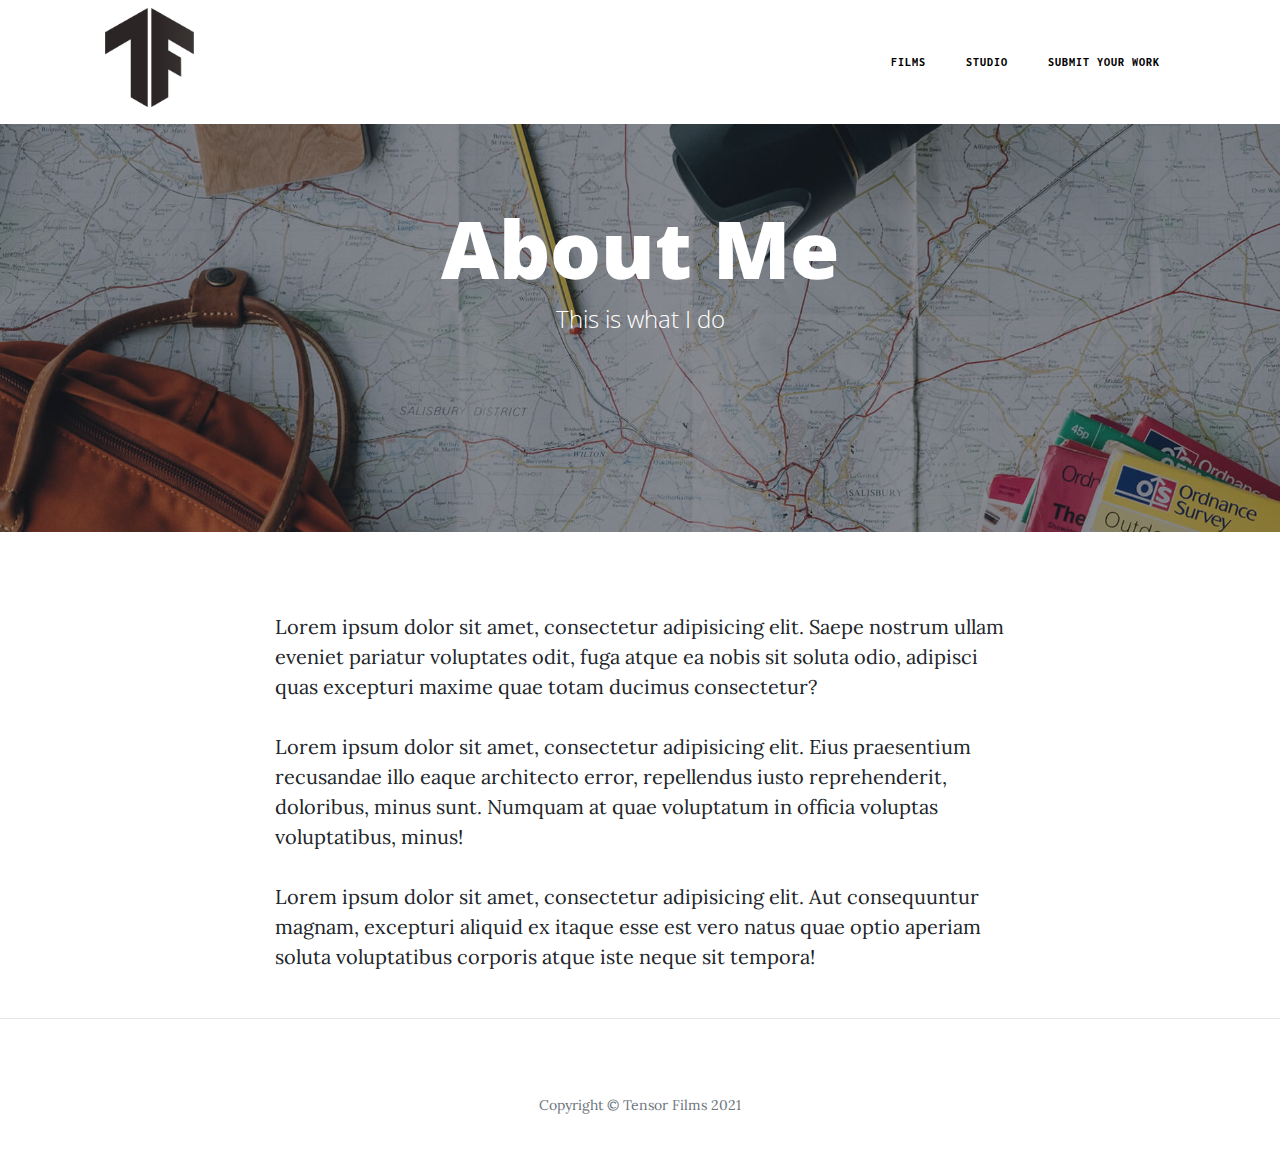
<file: about.html>
<!DOCTYPE html>
<html>

<head>
    <meta charset="utf-8">
    <meta name="viewport" content="width=device-width, initial-scale=1.0, shrink-to-fit=no">
    <title>About us - Brand</title>
    <link rel="stylesheet" href="assets/bootstrap/css/bootstrap.min.css">
    <link rel="stylesheet" href="https://fonts.googleapis.com/css?family=Open+Sans:300italic,400italic,600italic,700italic,800italic,400,300,600,700,800">
    <link rel="stylesheet" href="https://fonts.googleapis.com/css?family=Lora:400,700,400italic,700italic">
    <link rel="stylesheet" href="https://fonts.googleapis.com/css?family=Inconsolata">
    <link rel="stylesheet" href="https://fonts.googleapis.com/css?family=Share+Tech">
    <link rel="stylesheet" href="assets/fonts/font-awesome.min.css">
    <link rel="stylesheet" href="https://cdnjs.cloudflare.com/ajax/libs/animate.css/3.5.2/animate.min.css">
</head>

<body>
    <nav class="navbar navbar-light navbar-expand-lg fixed-top" id="mainNav" style="background-color: #ffffff;">
        <div class="container">
            <div class="col-xl-1">
                <h1><img src="assets/img/tensorfilms_logo.png" style="width: 99px;"></h1>
            </div>
            <div class="col-xl-4"><button data-toggle="collapse" data-target="#navbarResponsive" class="navbar-toggler" aria-controls="navbarResponsive" aria-expanded="false" aria-label="Toggle navigation"><i class="fa fa-bars"></i></button>
                <div class="collapse navbar-collapse"
                    id="navbarResponsive">
                    <ul class="nav navbar-nav ml-auto">
                        <li class="nav-item" role="presentation"></li>
                        <li class="nav-item" role="presentation"><a class="nav-link" href="about.html" style="color: rgb(0,0,0);font-family: Inconsolata, monospace;">FILMS</a></li>
                        <li class="nav-item" role="presentation"><a class="nav-link" href="contact.html" style="color: rgb(0,0,0);font-family: Inconsolata, monospace;">STUDIO</a></li>
                        <li class="nav-item" role="presentation"><a class="nav-link" href="post.html" style="color: rgb(0,0,0);font-family: Inconsolata, monospace;">SUBMIT YOUR WORK</a></li>
                    </ul>
                </div>
            </div>
        </div>
    </nav>
    <header class="masthead" style="background-image:url('assets/img/about-bg.jpg');">
        <div class="overlay"></div>
        <div class="container">
            <div class="row">
                <div class="col-md-10 col-lg-8 mx-auto">
                    <div class="site-heading">
                        <h1>About Me</h1><span class="subheading">This is what I do</span></div>
                </div>
            </div>
        </div>
    </header>
    <div class="container">
        <div class="row">
            <div class="col-md-10 col-lg-8 mx-auto">
                <p>Lorem ipsum dolor sit amet, consectetur adipisicing elit. Saepe nostrum ullam eveniet pariatur voluptates odit, fuga atque ea nobis sit soluta odio, adipisci quas excepturi maxime quae totam ducimus consectetur?</p>
                <p>Lorem ipsum dolor sit amet, consectetur adipisicing elit. Eius praesentium recusandae illo eaque architecto error, repellendus iusto reprehenderit, doloribus, minus sunt. Numquam at quae voluptatum in officia voluptas voluptatibus, minus!</p>
                <p>Lorem ipsum dolor sit amet, consectetur adipisicing elit. Aut consequuntur magnam, excepturi aliquid ex itaque esse est vero natus quae optio aperiam soluta voluptatibus corporis atque iste neque sit tempora!</p>
            </div>
        </div>
    </div>
    <hr>
    <footer style="padding-top: 0px;padding-bottom: 33px;">
        <div class="container">
            <div class="row">
                <div class="col-md-10 col-lg-8 mx-auto">
                    <ul class="list-inline text-center">
                        <li class="list-inline-item"></li>
                        <li class="list-inline-item"></li>
                        <li class="list-inline-item"></li>
                    </ul>
                    <p class="text-muted copyright">Copyright&nbsp;© Tensor Films 2021</p>
                </div>
            </div>
        </div>
    </footer>
    <script src="assets/js/jquery.min.js"></script>
    <script src="assets/bootstrap/js/bootstrap.min.js"></script>
    <script src="assets/js/bs-init.js"></script>
    <script src="assets/js/clean-blog.js"></script>
</body>

</html>
</file>
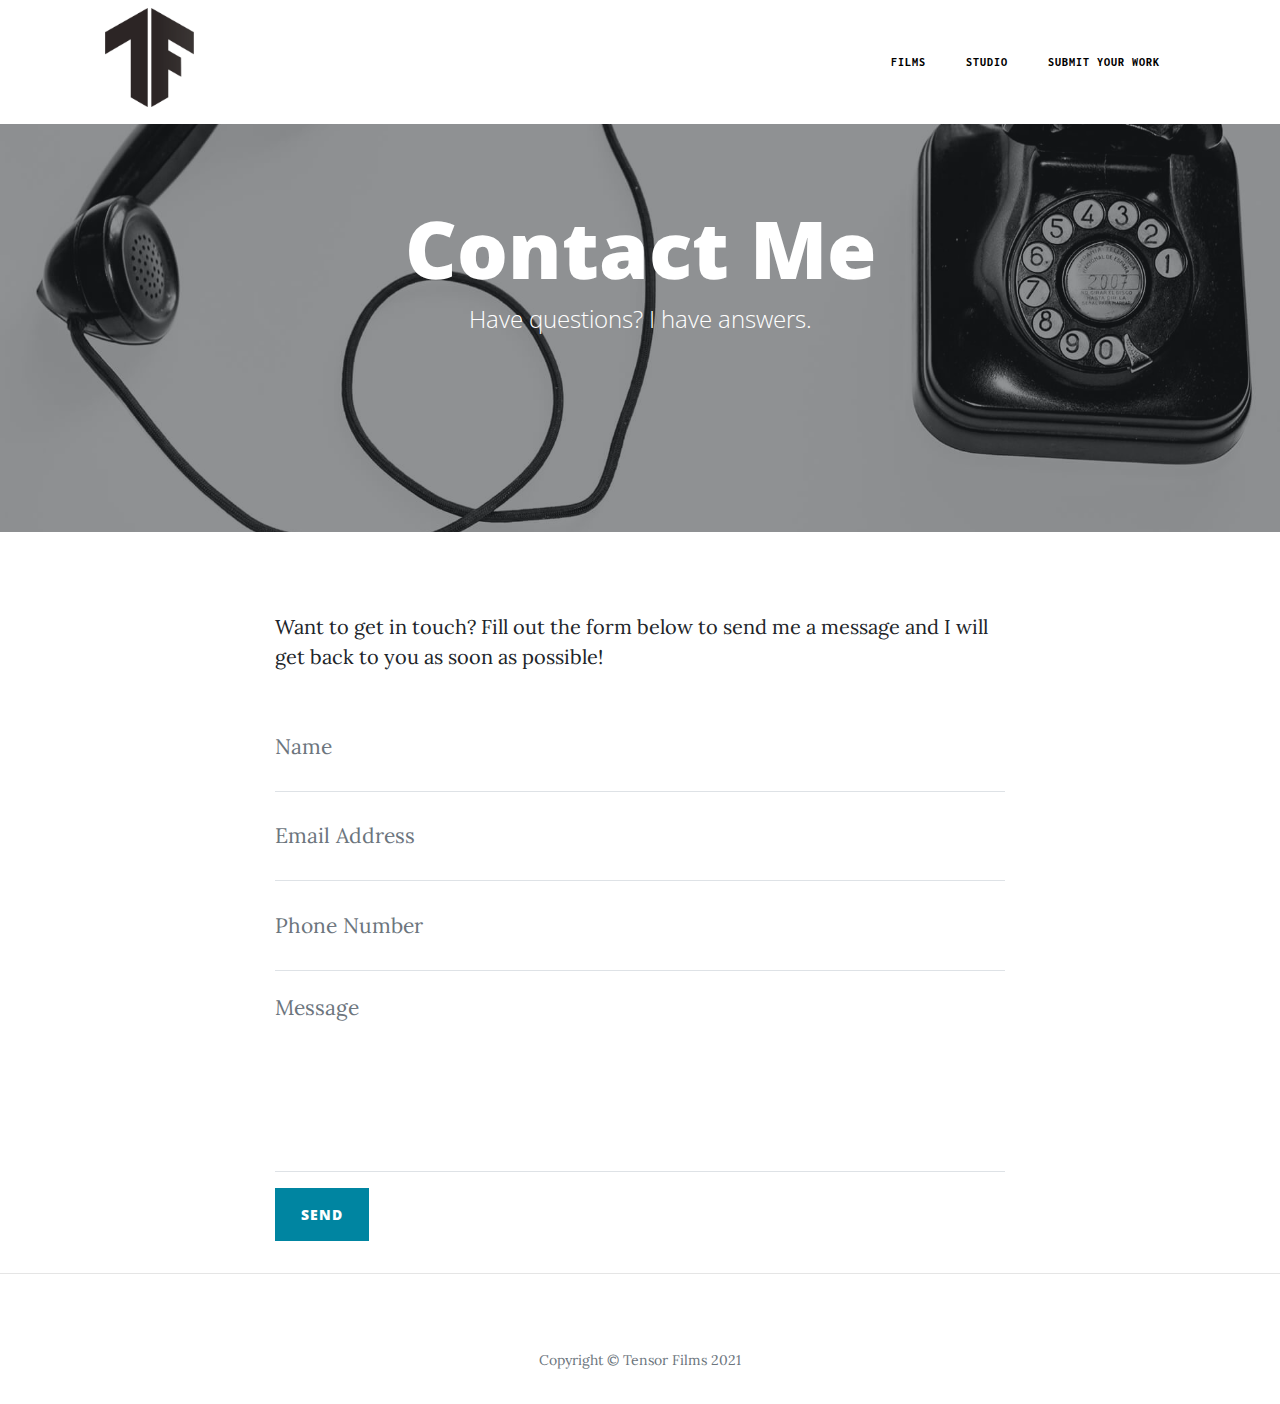
<file: contact.html>
<!DOCTYPE html>
<html>

<head>
    <meta charset="utf-8">
    <meta name="viewport" content="width=device-width, initial-scale=1.0, shrink-to-fit=no">
    <title>Contact us - Brand</title>
    <link rel="stylesheet" href="assets/bootstrap/css/bootstrap.min.css">
    <link rel="stylesheet" href="https://fonts.googleapis.com/css?family=Open+Sans:300italic,400italic,600italic,700italic,800italic,400,300,600,700,800">
    <link rel="stylesheet" href="https://fonts.googleapis.com/css?family=Lora:400,700,400italic,700italic">
    <link rel="stylesheet" href="https://fonts.googleapis.com/css?family=Inconsolata">
    <link rel="stylesheet" href="https://fonts.googleapis.com/css?family=Share+Tech">
    <link rel="stylesheet" href="assets/fonts/font-awesome.min.css">
    <link rel="stylesheet" href="https://cdnjs.cloudflare.com/ajax/libs/animate.css/3.5.2/animate.min.css">
</head>

<body>
    <nav class="navbar navbar-light navbar-expand-lg fixed-top" id="mainNav" style="background-color: #ffffff;">
        <div class="container">
            <div class="col-xl-1">
                <h1><img src="assets/img/tensorfilms_logo.png" style="width: 99px;"></h1>
            </div>
            <div class="col-xl-4"><button data-toggle="collapse" data-target="#navbarResponsive" class="navbar-toggler" aria-controls="navbarResponsive" aria-expanded="false" aria-label="Toggle navigation"><i class="fa fa-bars"></i></button>
                <div class="collapse navbar-collapse"
                    id="navbarResponsive">
                    <ul class="nav navbar-nav ml-auto">
                        <li class="nav-item" role="presentation"></li>
                        <li class="nav-item" role="presentation"><a class="nav-link" href="about.html" style="color: rgb(0,0,0);font-family: Inconsolata, monospace;">FILMS</a></li>
                        <li class="nav-item" role="presentation"><a class="nav-link" href="contact.html" style="color: rgb(0,0,0);font-family: Inconsolata, monospace;">STUDIO</a></li>
                        <li class="nav-item" role="presentation"><a class="nav-link" href="post.html" style="color: rgb(0,0,0);font-family: Inconsolata, monospace;">SUBMIT YOUR WORK</a></li>
                    </ul>
                </div>
            </div>
        </div>
    </nav>
    <header class="masthead" style="background-image:url('assets/img/contact-bg.jpg');">
        <div class="overlay"></div>
        <div class="container">
            <div class="row">
                <div class="col-md-10 col-lg-8 mx-auto">
                    <div class="site-heading">
                        <h1>Contact Me</h1><span class="subheading">Have questions? I have answers.</span></div>
                </div>
            </div>
        </div>
    </header>
    <div class="container">
        <div class="row">
            <div class="col-md-10 col-lg-8 mx-auto">
                <p>Want to get in touch? Fill out the form below to send me a message and I will get back to you as soon as possible!</p>
                <form id="contactForm" name="sentMessage" novalidate="novalidate">
                    <div class="control-group">
                        <div class="form-group floating-label-form-group controls"><label>Name</label><input class="form-control" type="text" id="name" required="" placeholder="Name"><small class="form-text text-danger help-block"></small></div>
                    </div>
                    <div class="control-group">
                        <div class="form-group floating-label-form-group controls"><label>Email Address</label><input class="form-control" type="email" id="email" required="" placeholder="Email Address"><small class="form-text text-danger help-block"></small></div>
                    </div>
                    <div class="control-group">
                        <div class="form-group floating-label-form-group controls"><label>Phone Number</label><input class="form-control" type="tel" id="phone" required="" placeholder="Phone Number"><small class="form-text text-danger help-block"></small></div>
                    </div>
                    <div class="control-group">
                        <div class="form-group floating-label-form-group controls mb-3"><label>Message</label><textarea class="form-control" id="message" data-validation-required-message="Please enter a message." required="" placeholder="Message" rows="5"></textarea><small class="form-text text-danger help-block"></small></div>
                    </div>
                    <div id="success"></div>
                    <div class="form-group"><button class="btn btn-primary" id="sendMessageButton" type="submit">Send</button></div>
                </form>
            </div>
        </div>
    </div>
    <hr>
    <footer style="padding-top: 0px;padding-bottom: 33px;">
        <div class="container">
            <div class="row">
                <div class="col-md-10 col-lg-8 mx-auto">
                    <ul class="list-inline text-center">
                        <li class="list-inline-item"></li>
                        <li class="list-inline-item"></li>
                        <li class="list-inline-item"></li>
                    </ul>
                    <p class="text-muted copyright">Copyright&nbsp;© Tensor Films 2021</p>
                </div>
            </div>
        </div>
    </footer>
    <script src="assets/js/jquery.min.js"></script>
    <script src="assets/bootstrap/js/bootstrap.min.js"></script>
    <script src="assets/js/bs-init.js"></script>
    <script src="assets/js/clean-blog.js"></script>
</body>

</html>
</file>
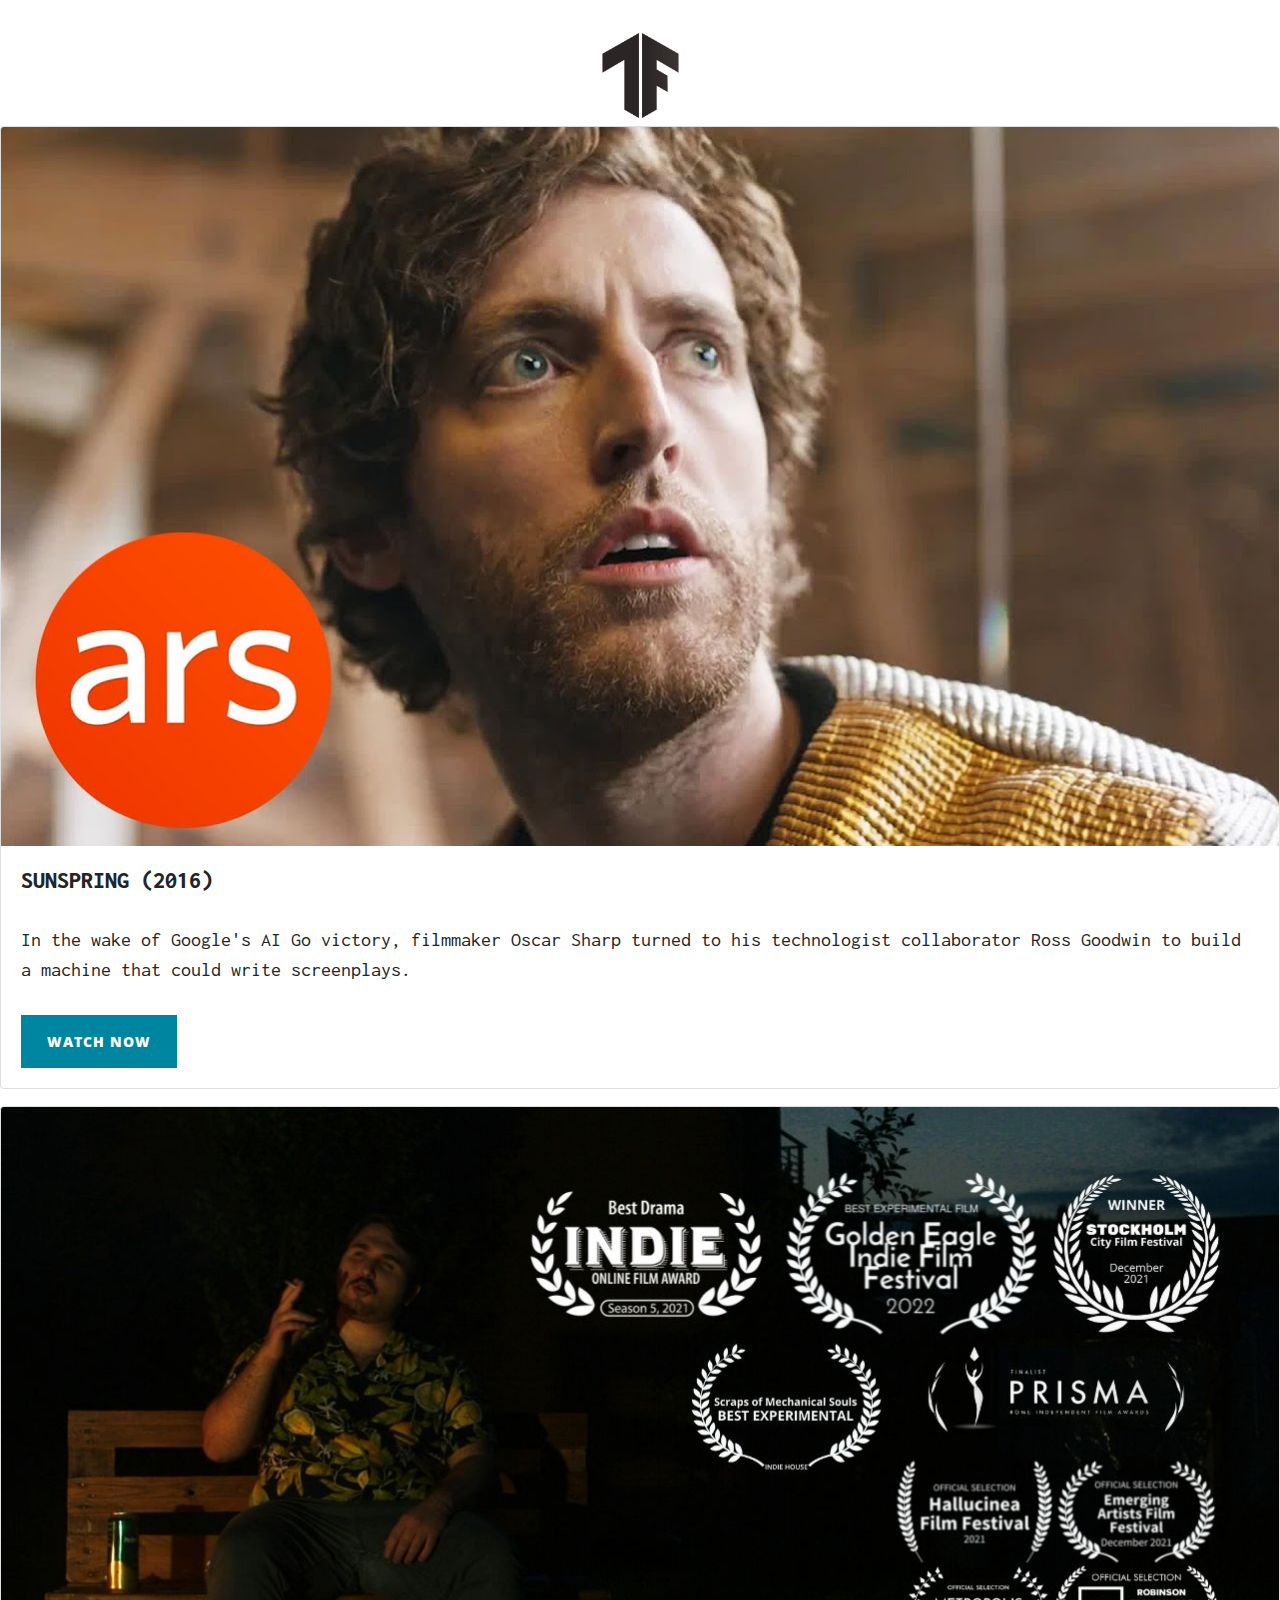
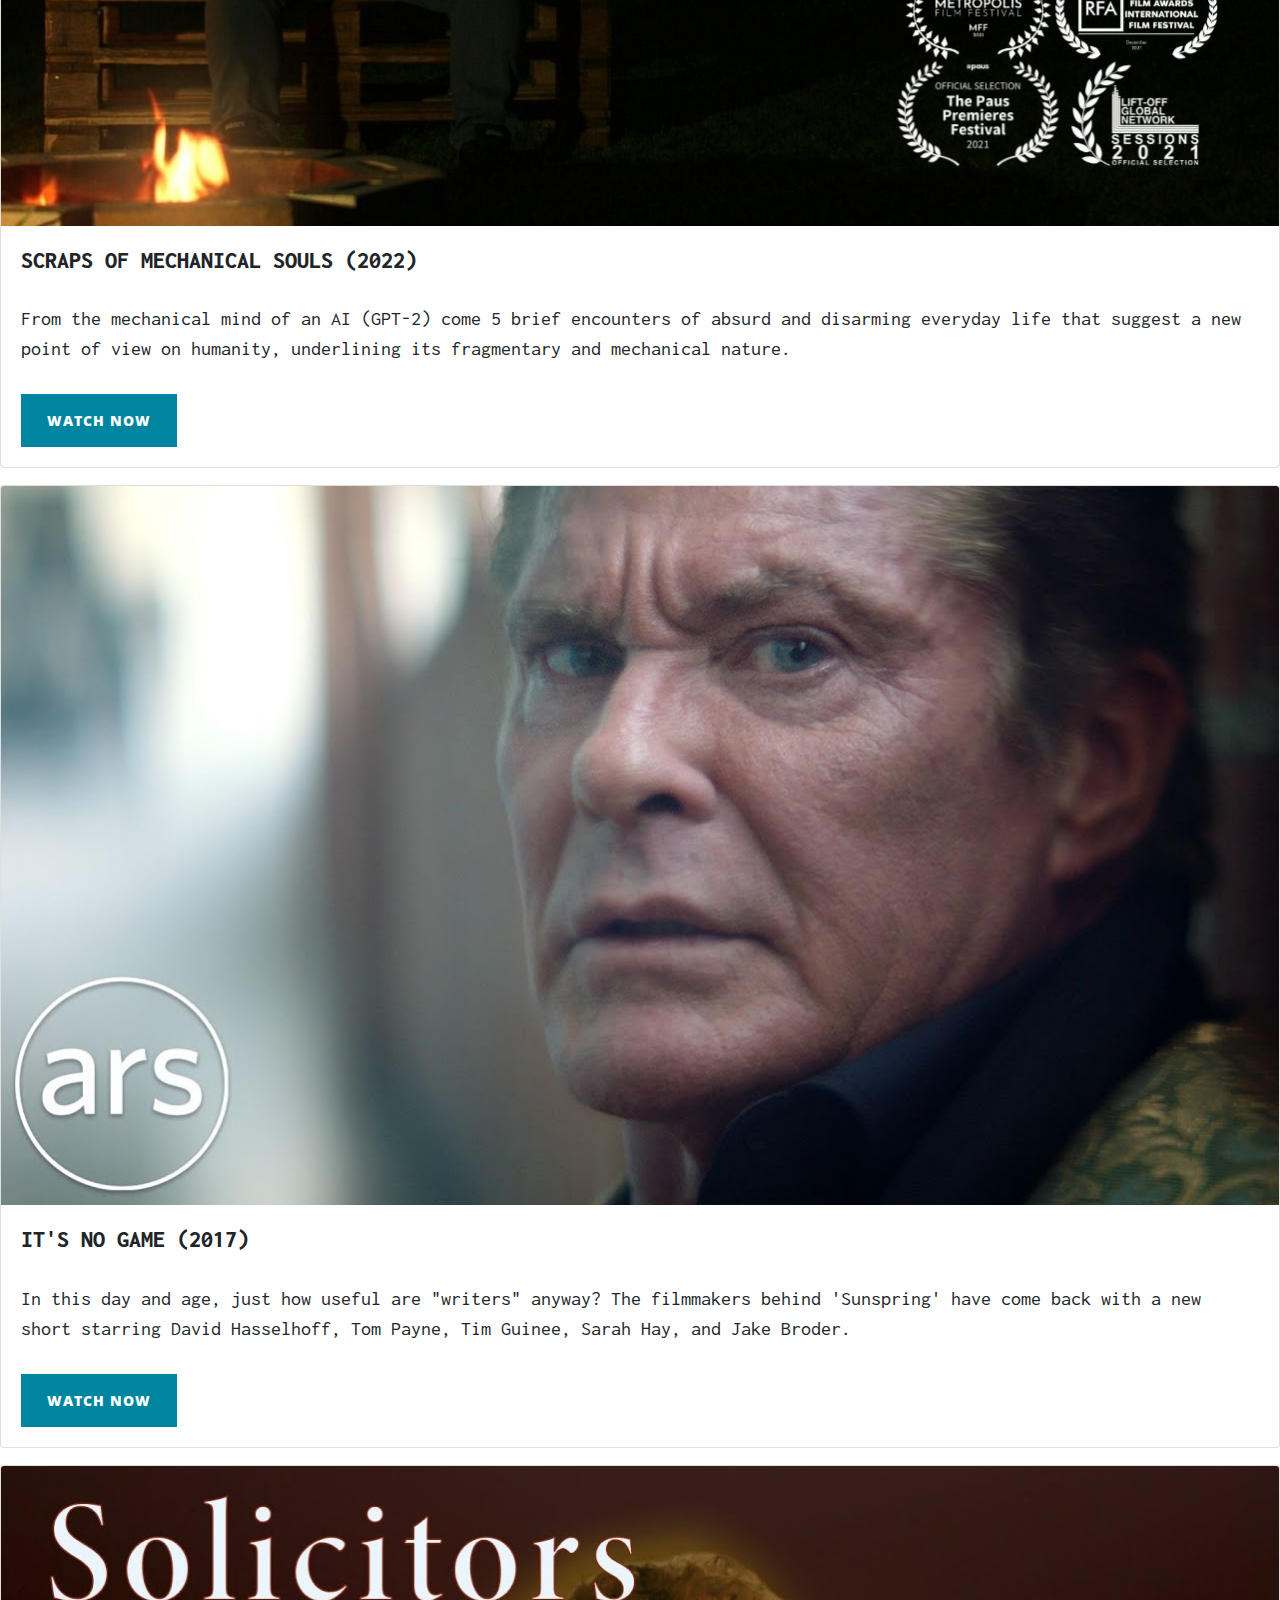
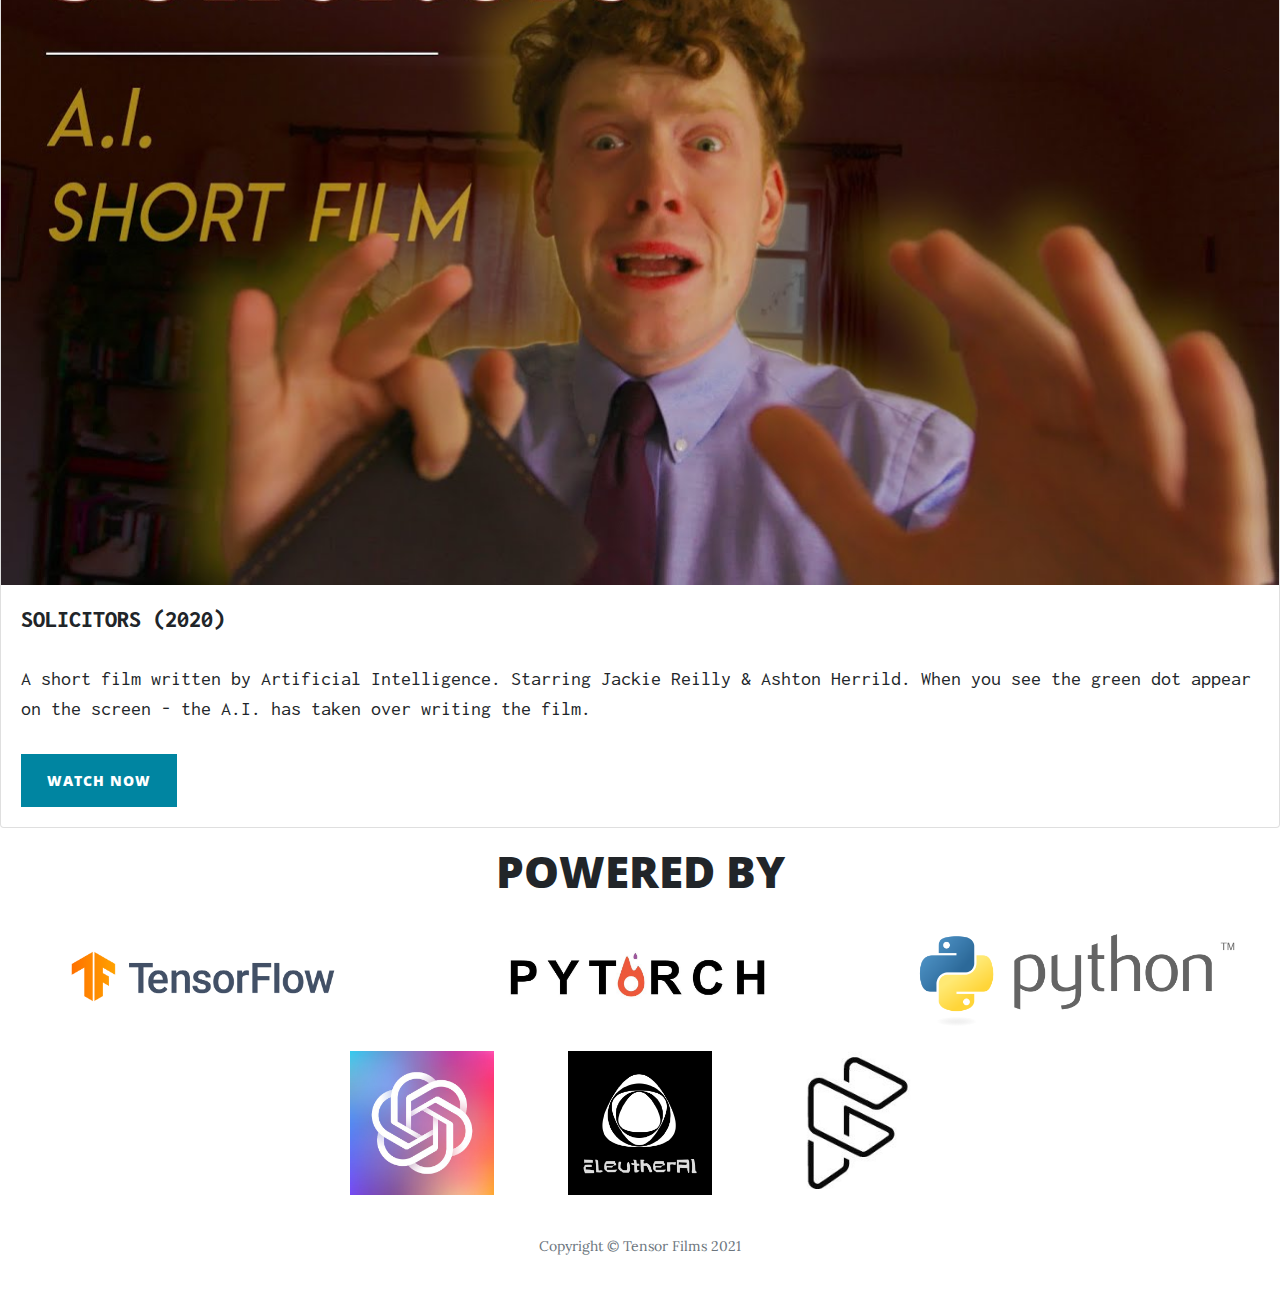
<file: films.html>
<!DOCTYPE html>
<html>

<head>
    <meta charset="utf-8">
    <meta name="viewport" content="width=device-width, initial-scale=1.0, shrink-to-fit=no">
    <title>Home - Brand</title>
    <link rel="stylesheet" href="assets/bootstrap/css/bootstrap.min.css">
    <link rel="stylesheet" href="https://fonts.googleapis.com/css?family=Open+Sans:300italic,400italic,600italic,700italic,800italic,400,300,600,700,800">
    <link rel="stylesheet" href="https://fonts.googleapis.com/css?family=Lora:400,700,400italic,700italic">
    <link rel="stylesheet" href="https://fonts.googleapis.com/css?family=Inconsolata">
    <link rel="stylesheet" href="https://fonts.googleapis.com/css?family=Share+Tech">
    <link rel="stylesheet" href="assets/css/Bold-BS4-Jumbotron-with-Particles-js-1.css">
    <link rel="stylesheet" href="assets/css/Bold-BS4-Jumbotron-with-Particles-js.css">
    <link rel="stylesheet" href="assets/css/Paralax-Box.css">
</head>

<body>
    <div class="container">
        <div class="row">
            <div class="col" style="margin-top: 13px;">
                <h1 class="text-center" style="font-family: Inconsolata, monospace;color: rgb(33,37,41);font-size: 46px;"><img src="assets/img/tensorfilms_logo.png" style="width: 85px;"></h1>
            </div>
        </div>
    </div>
    <section></section>
    <section></section>
    <section>
        <div class="row align-items-start">
            <div class="col flex-fill" style="margin-bottom: 17px;">
                <div class="card"><img class="card-img-top w-100 d-block" src="assets/img/maxresdefault.jpg">
                    <div class="card-body">
                        <h4 class="card-title" style="font-family: Inconsolata, monospace;font-style: normal;">SUNSPRING (2016)</h4>
                        <p class="card-text" style="font-family: Inconsolata, monospace;">In the wake of Google's AI Go victory, filmmaker Oscar Sharp turned to his technologist collaborator Ross Goodwin to build a machine that could write screenplays.<br></p><a class="btn btn-primary" role="button" style="font-family: 'Open Sans', sans-serif;"
                            href="https://www.youtube.com/watch?v=LY7x2Ihqjmc&amp;ab_channel=ArsTechnica">WATCH NOW</a></div>
                </div>
            </div>
            <div class="col flex-fill" style="margin-bottom: 17px;">
                <div class="card"><img class="card-img-top w-100 d-block" src="assets/img/scrapsofmechanicalsouls.jpg">
                    <div class="card-body">
                        <h4 class="card-title" style="font-family: Inconsolata, monospace;font-style: normal;">SCRAPS OF MECHANICAL SOULS (2022)</h4>
                        <p class="card-text" style="font-family: Inconsolata, monospace;">From the mechanical mind of an AI (GPT-2) come 5 brief encounters of absurd and disarming everyday life that suggest a new point of view on humanity, underlining its fragmentary and mechanical nature.<br></p><a class="btn btn-primary"
                            role="button" style="font-family: 'Open Sans', sans-serif;" href="https://briefcasefilms.cf/frammentidianimemeccaniche.html">WATCH NOW</a></div>
                </div>
            </div>
        </div>
        <div class="row">
            <div class="col flex-fill" style="margin-bottom: 17px;">
                <div class="card"><img class="card-img-top w-100 d-block" src="assets/img/maxresdefault%20(2).jpg">
                    <div class="card-body">
                        <h4 class="card-title" style="font-family: Inconsolata, monospace;font-style: normal;">IT'S NO GAME (2017)</h4>
                        <p class="card-text" style="font-family: Inconsolata, monospace;">In this day and age, just how useful are "writers" anyway? The filmmakers behind 'Sunspring' have come back with a new short starring David Hasselhoff, Tom Payne, Tim Guinee, Sarah Hay, and Jake Broder.&nbsp;<br></p><a class="btn btn-primary"
                            role="button" style="font-family: 'Open Sans', sans-serif;" href="https://www.youtube.com/watch?v=5qPgG98_CQ8&amp;ab_channel=ArsTechnica">WATCH NOW</a></div>
                </div>
            </div>
            <div class="col" style="margin-bottom: 17px;">
                <div class="card"><img class="card-img-top w-100 d-block" src="assets/img/maxresdefault%20(1).jpg">
                    <div class="card-body">
                        <h4 class="card-title" style="font-family: Inconsolata, monospace;font-style: normal;">SOLICITORS (2020)</h4>
                        <p class="card-text" style="font-family: Inconsolata, monospace;">A short film written by Artificial Intelligence. Starring Jackie Reilly &amp; Ashton Herrild. When you see the green dot appear on the screen - the A.I. has taken over writing the film.<br></p><a class="btn btn-primary" role="button"
                            style="font-family: 'Open Sans', sans-serif;" href="https://www.youtube.com/watch?v=AmX3GDJ47wo&amp;t=1s&amp;ab_channel=CalamityAi">WATCH NOW</a></div>
                </div>
            </div>
        </div>
    </section>
    <section>
        <div class="row">
            <div class="col" style="margin-bottom: 17px;">
                <h1 class="text-center" style="font-family: 'Open Sans', sans-serif;font-size: 44px;">POWERED BY</h1>
            </div>
        </div>
        <div class="row">
            <div class="col-xl-4">
                <h1 class="text-center"><img src="assets/img/68747470733a2f2f7777772e74656e736f72666c6f772e6f72672f696d616765732f74665f6c6f676f5f686f72697a6f6e74616c2e706e67.png" style="width: 322px;"></h1>
            </div>
            <div class="col-xl-4">
                <h1 class="text-center"><img src="assets/img/pytorch.jpeg" style="width: 322px;padding-top: 12px;"></h1>
            </div>
            <div class="col-xl-4">
                <h1 class="text-center"><img src="assets/img/Python_logo_and_wordmark.svg.png" style="width: 322px;padding-top: 10px;"></h1>
            </div>
        </div>
        <div class="row" style="margin-bottom: -27px;">
            <div class="col-xl-2 offset-xl-3">
                <h1 class="text-center"><img src="assets/img/lb_Q04CY.jpg" style="width: 144px;padding-top: 12px;"></h1>
            </div>
            <div class="col-xl-2">
                <h1 class="text-center"><img src="assets/img/68924597.png" style="width: 144px;padding-top: 12px;"></h1>
            </div>
            <div class="col-xl-2">
                <h1 class="text-center"><img src="assets/img/60b482c4213f31e7a1cf1473_Logo.jpg" style="width: 144px;padding-top: 12px;"></h1>
            </div>
        </div>
    </section>
    <footer style="padding-top: 0px;padding-bottom: 33px;">
        <div class="container">
            <div class="row">
                <div class="col-md-10 col-lg-8 mx-auto">
                    <ul class="list-inline text-center">
                        <li class="list-inline-item"></li>
                        <li class="list-inline-item"></li>
                        <li class="list-inline-item"></li>
                    </ul>
                    <p class="text-muted copyright">Copyright&nbsp;© Tensor Films 2021</p>
                </div>
            </div>
        </div>
    </footer>
    <script src="assets/js/jquery.min.js"></script>
    <script src="assets/bootstrap/js/bootstrap.min.js"></script>
    <script src="assets/js/Bold-BS4-Jumbotron-with-Particles-js.js"></script>
    <script src="assets/js/clean-blog.js"></script>
    <script src="assets/js/Paralax-Box.js"></script>
</body>

</html>
</file>
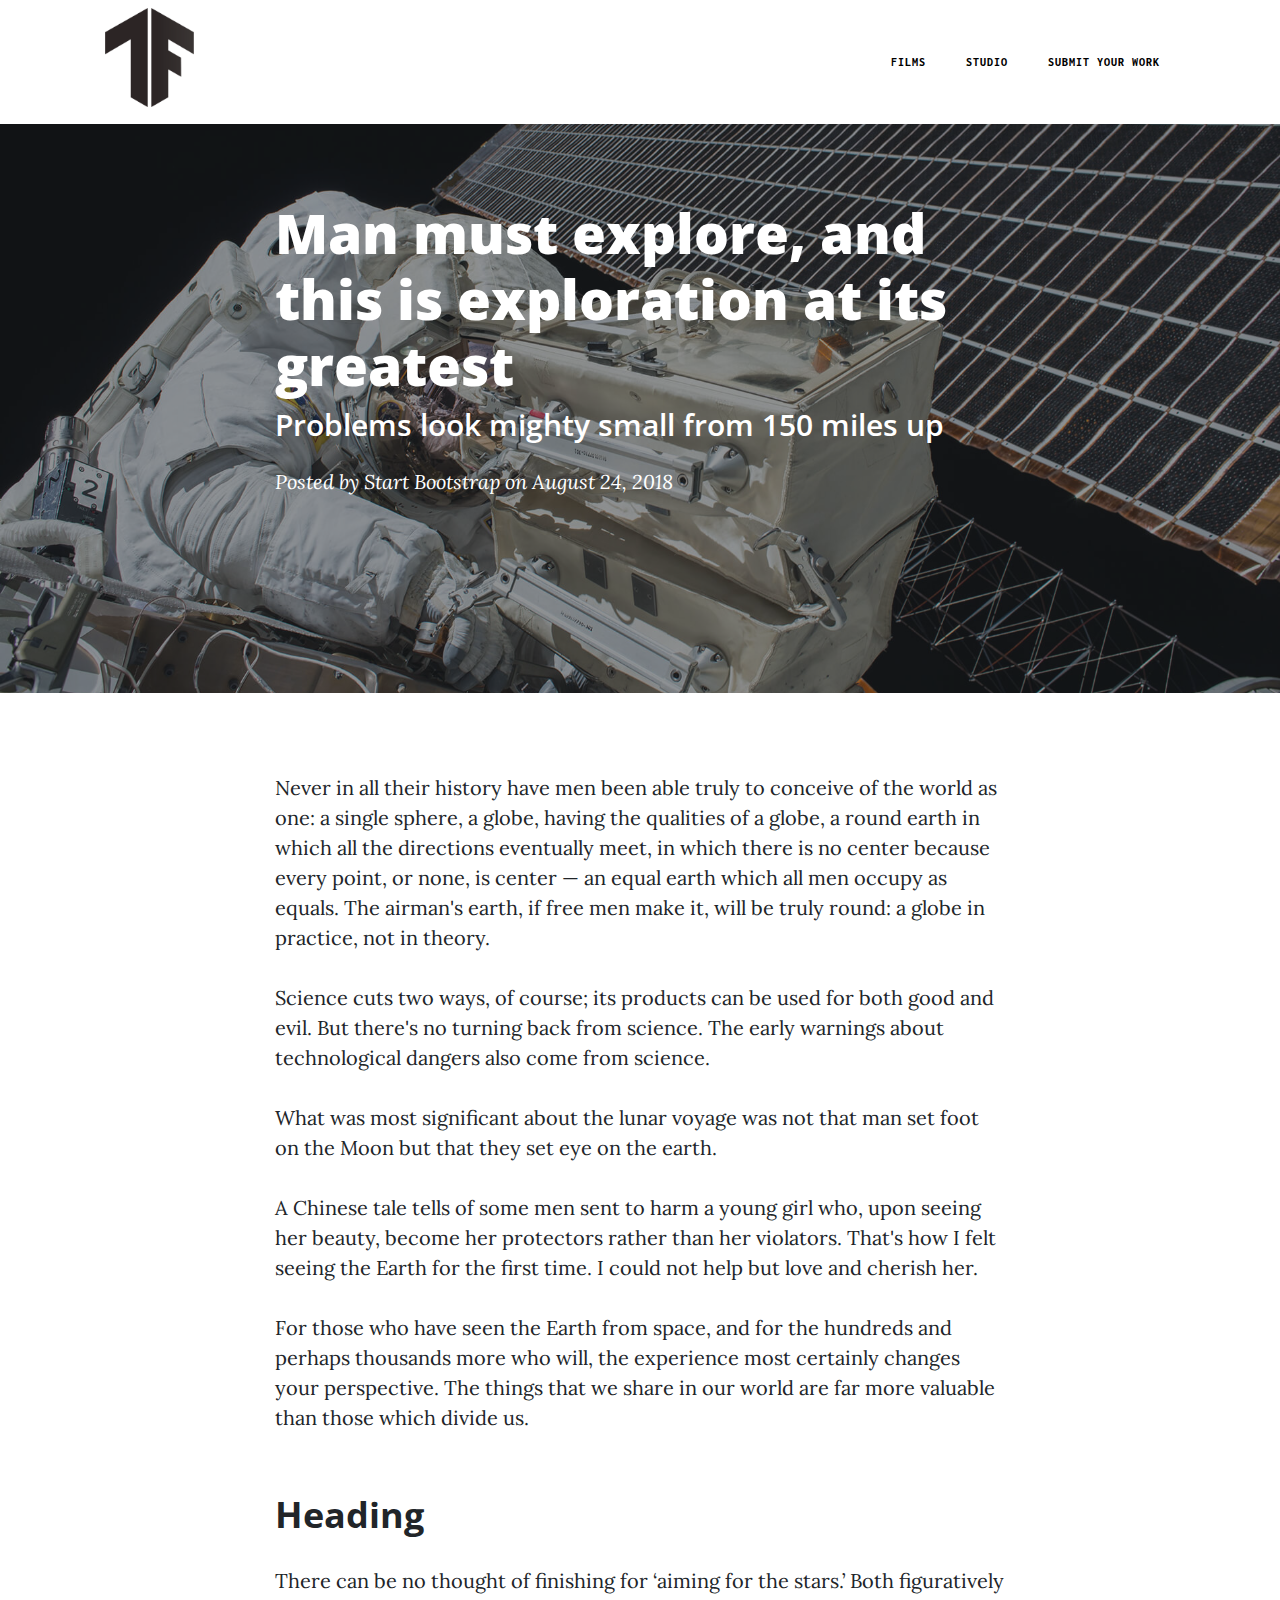
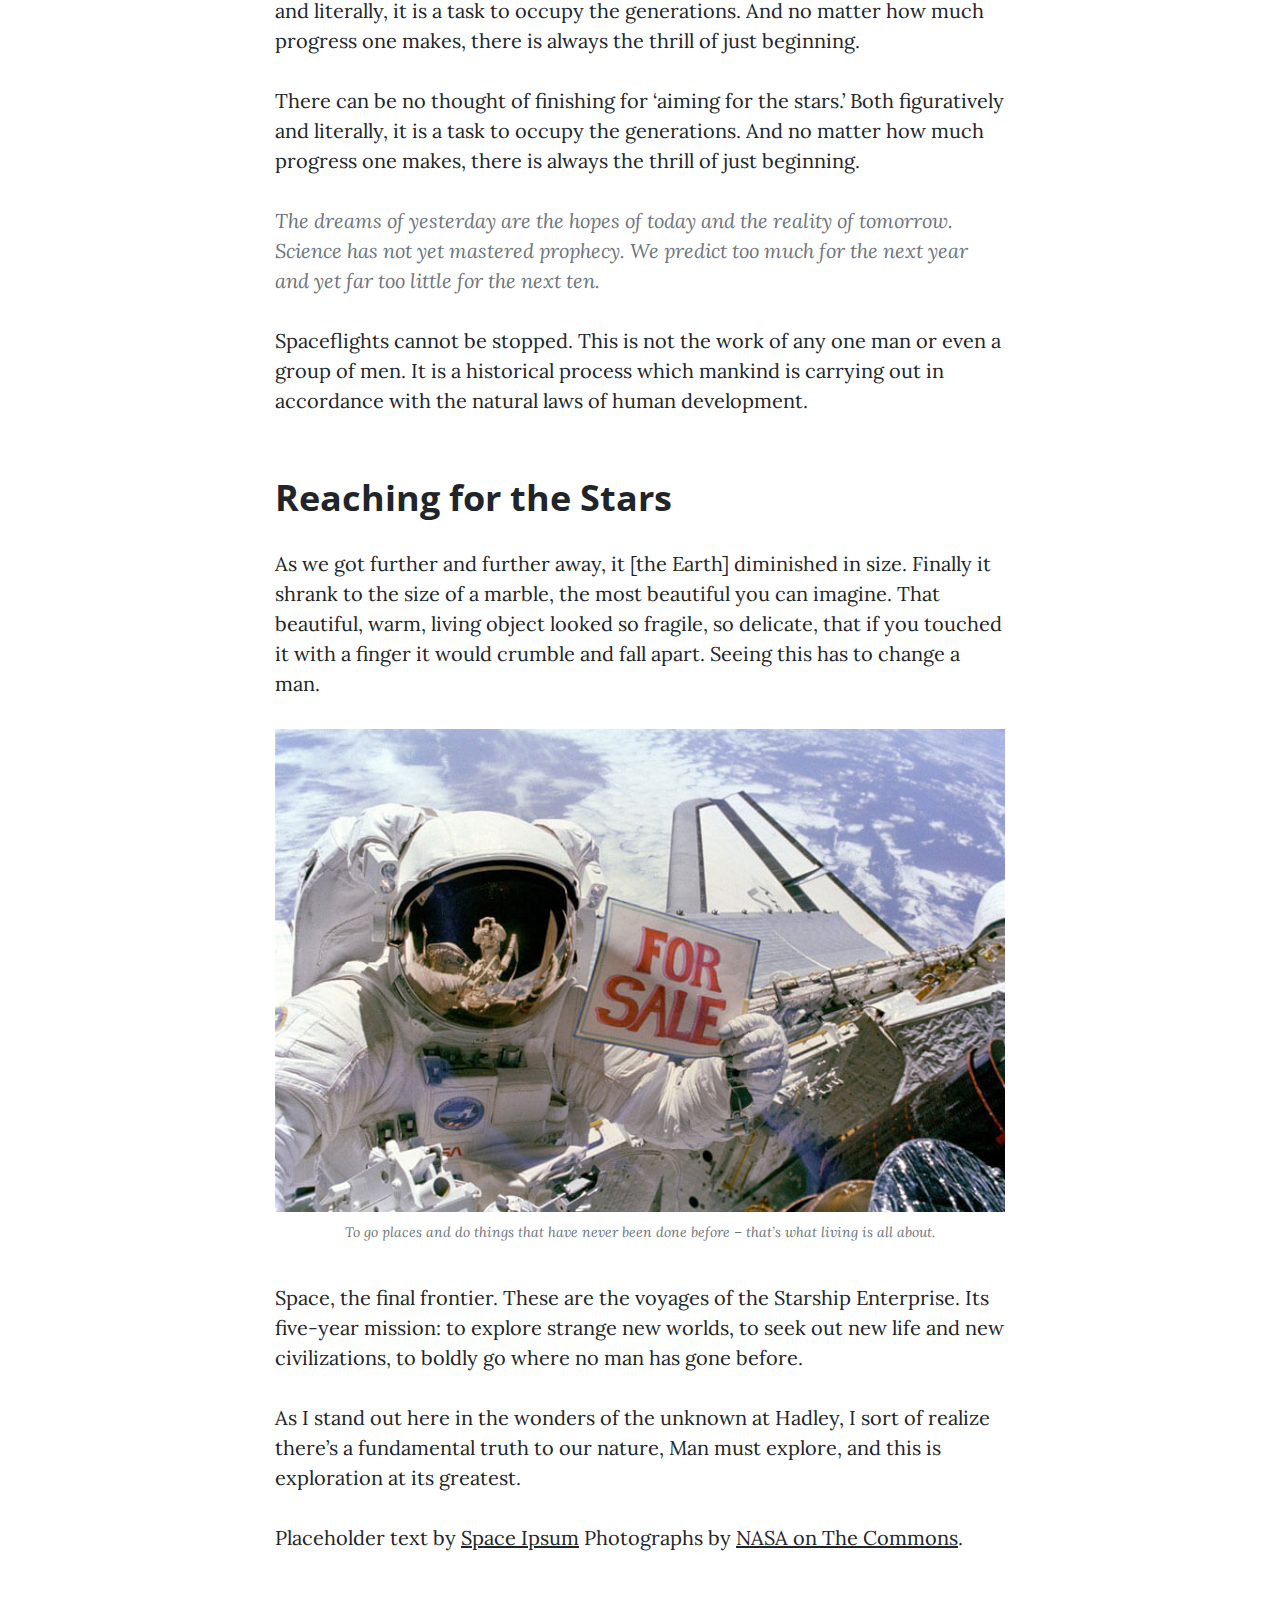
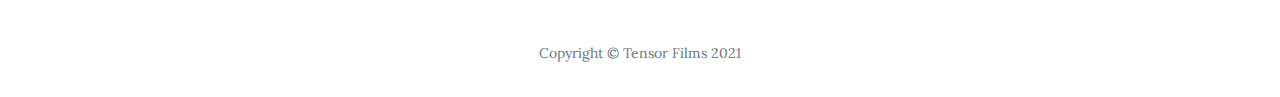
<file: post.html>
<!DOCTYPE html>
<html>

<head>
    <meta charset="utf-8">
    <meta name="viewport" content="width=device-width, initial-scale=1.0, shrink-to-fit=no">
    <title>Blog Post - Brand</title>
    <link rel="stylesheet" href="assets/bootstrap/css/bootstrap.min.css">
    <link rel="stylesheet" href="https://fonts.googleapis.com/css?family=Open+Sans:300italic,400italic,600italic,700italic,800italic,400,300,600,700,800">
    <link rel="stylesheet" href="https://fonts.googleapis.com/css?family=Lora:400,700,400italic,700italic">
    <link rel="stylesheet" href="https://fonts.googleapis.com/css?family=Inconsolata">
    <link rel="stylesheet" href="https://fonts.googleapis.com/css?family=Share+Tech">
    <link rel="stylesheet" href="assets/fonts/font-awesome.min.css">
    <link rel="stylesheet" href="https://cdnjs.cloudflare.com/ajax/libs/animate.css/3.5.2/animate.min.css">
</head>

<body>
    <nav class="navbar navbar-light navbar-expand-lg fixed-top" id="mainNav" style="background-color: #ffffff;">
        <div class="container">
            <div class="col-xl-1">
                <h1><img src="assets/img/tensorfilms_logo.png" style="width: 99px;"></h1>
            </div>
            <div class="col-xl-4"><button data-toggle="collapse" data-target="#navbarResponsive" class="navbar-toggler" aria-controls="navbarResponsive" aria-expanded="false" aria-label="Toggle navigation"><i class="fa fa-bars"></i></button>
                <div class="collapse navbar-collapse"
                    id="navbarResponsive">
                    <ul class="nav navbar-nav ml-auto">
                        <li class="nav-item" role="presentation"></li>
                        <li class="nav-item" role="presentation"><a class="nav-link" href="about.html" style="color: rgb(0,0,0);font-family: Inconsolata, monospace;">FILMS</a></li>
                        <li class="nav-item" role="presentation"><a class="nav-link" href="contact.html" style="color: rgb(0,0,0);font-family: Inconsolata, monospace;">STUDIO</a></li>
                        <li class="nav-item" role="presentation"><a class="nav-link" href="post.html" style="color: rgb(0,0,0);font-family: Inconsolata, monospace;">SUBMIT YOUR WORK</a></li>
                    </ul>
                </div>
            </div>
        </div>
    </nav>
    <header class="masthead" style="background-image:url('assets/img/post-bg.jpg');">
        <div class="overlay"></div>
        <div class="container">
            <div class="row">
                <div class="col-md-10 col-lg-8 mx-auto">
                    <div class="post-heading">
                        <h1>Man must explore, and this is exploration at its greatest</h1>
                        <h2 class="subheading">Problems look mighty small from 150 miles up</h2><span class="meta">Posted by&nbsp;<a href="#">Start Bootstrap</a>&nbsp;on August 24, 2018</span></div>
                </div>
            </div>
        </div>
    </header>
    <article>
        <div class="container">
            <div class="row">
                <div class="col-md-10 col-lg-8 mx-auto">
                    <p>Never in all their history have men been able truly to conceive of the world as one: a single sphere, a globe, having the qualities of a globe, a round earth in which all the directions eventually meet, in which there is no center
                        because every point, or none, is center — an equal earth which all men occupy as equals. The airman's earth, if free men make it, will be truly round: a globe in practice, not in theory.</p>
                    <p>Science cuts two ways, of course; its products can be used for both good and evil. But there's no turning back from science. The early warnings about technological dangers also come from science.</p>
                    <p>What was most significant about the lunar voyage was not that man set foot on the Moon but that they set eye on the earth.</p>
                    <p>A Chinese tale tells of some men sent to harm a young girl who, upon seeing her beauty, become her protectors rather than her violators. That's how I felt seeing the Earth for the first time. I could not help but love and cherish her.</p>
                    <p>For those who have seen the Earth from space, and for the hundreds and perhaps thousands more who will, the experience most certainly changes your perspective. The things that we share in our world are far more valuable than those
                        which divide us.</p>
                    <h2 class="section-heading">Heading</h2>
                    <p>There can be no thought of finishing for ‘aiming for the stars.’ Both figuratively and literally, it is a task to occupy the generations. And no matter how much progress one makes, there is always the thrill of just beginning.</p>
                    <p>There can be no thought of finishing for ‘aiming for the stars.’ Both figuratively and literally, it is a task to occupy the generations. And no matter how much progress one makes, there is always the thrill of just beginning.</p>
                    <blockquote
                        class="blockquote">
                        <p class="mb-0">The dreams of yesterday are the hopes of today and the reality of tomorrow. Science has not yet mastered prophecy. We predict too much for the next year and yet far too little for the next ten.</p>
                        </blockquote>
                        <p>Spaceflights cannot be stopped. This is not the work of any one man or even a group of men. It is a historical process which mankind is carrying out in accordance with the natural laws of human development.</p>
                        <h2 class="section-heading">Reaching for the Stars</h2>
                        <p>As we got further and further away, it [the Earth] diminished in size. Finally it shrank to the size of a marble, the most beautiful you can imagine. That beautiful, warm, living object looked so fragile, so delicate, that if you
                            touched it with a finger it would crumble and fall apart. Seeing this has to change a man.</p><a href="#"><img class="img-fluid" src="assets/img/post-sample-image.jpg"></a><span class="caption text-muted">To go places and do things that have never been done before – that’s what living is all about.</span>
                        <p>Space, the final frontier. These are the voyages of the Starship Enterprise. Its five-year mission: to explore strange new worlds, to seek out new life and new civilizations, to boldly go where no man has gone before.</p>
                        <p>As I stand out here in the wonders of the unknown at Hadley, I sort of realize there’s a fundamental truth to our nature, Man must explore, and this is exploration at its greatest.</p>
                        <p><span>Placeholder text by&nbsp;</span><a href="http://spaceipsum.com">Space Ipsum</a><span>&nbsp;Photographs by&nbsp;</span><a href="https://www.flickr.com/photos/nasacommons/">NASA on The Commons</a>.</p>
                </div>
            </div>
        </div>
    </article>
    <footer style="padding-top: 0px;padding-bottom: 33px;">
        <div class="container">
            <div class="row">
                <div class="col-md-10 col-lg-8 mx-auto">
                    <ul class="list-inline text-center">
                        <li class="list-inline-item"></li>
                        <li class="list-inline-item"></li>
                        <li class="list-inline-item"></li>
                    </ul>
                    <p class="text-muted copyright">Copyright&nbsp;© Tensor Films 2021</p>
                </div>
            </div>
        </div>
    </footer>
    <script src="assets/js/jquery.min.js"></script>
    <script src="assets/bootstrap/js/bootstrap.min.js"></script>
    <script src="assets/js/bs-init.js"></script>
    <script src="assets/js/clean-blog.js"></script>
</body>

</html>
</file>
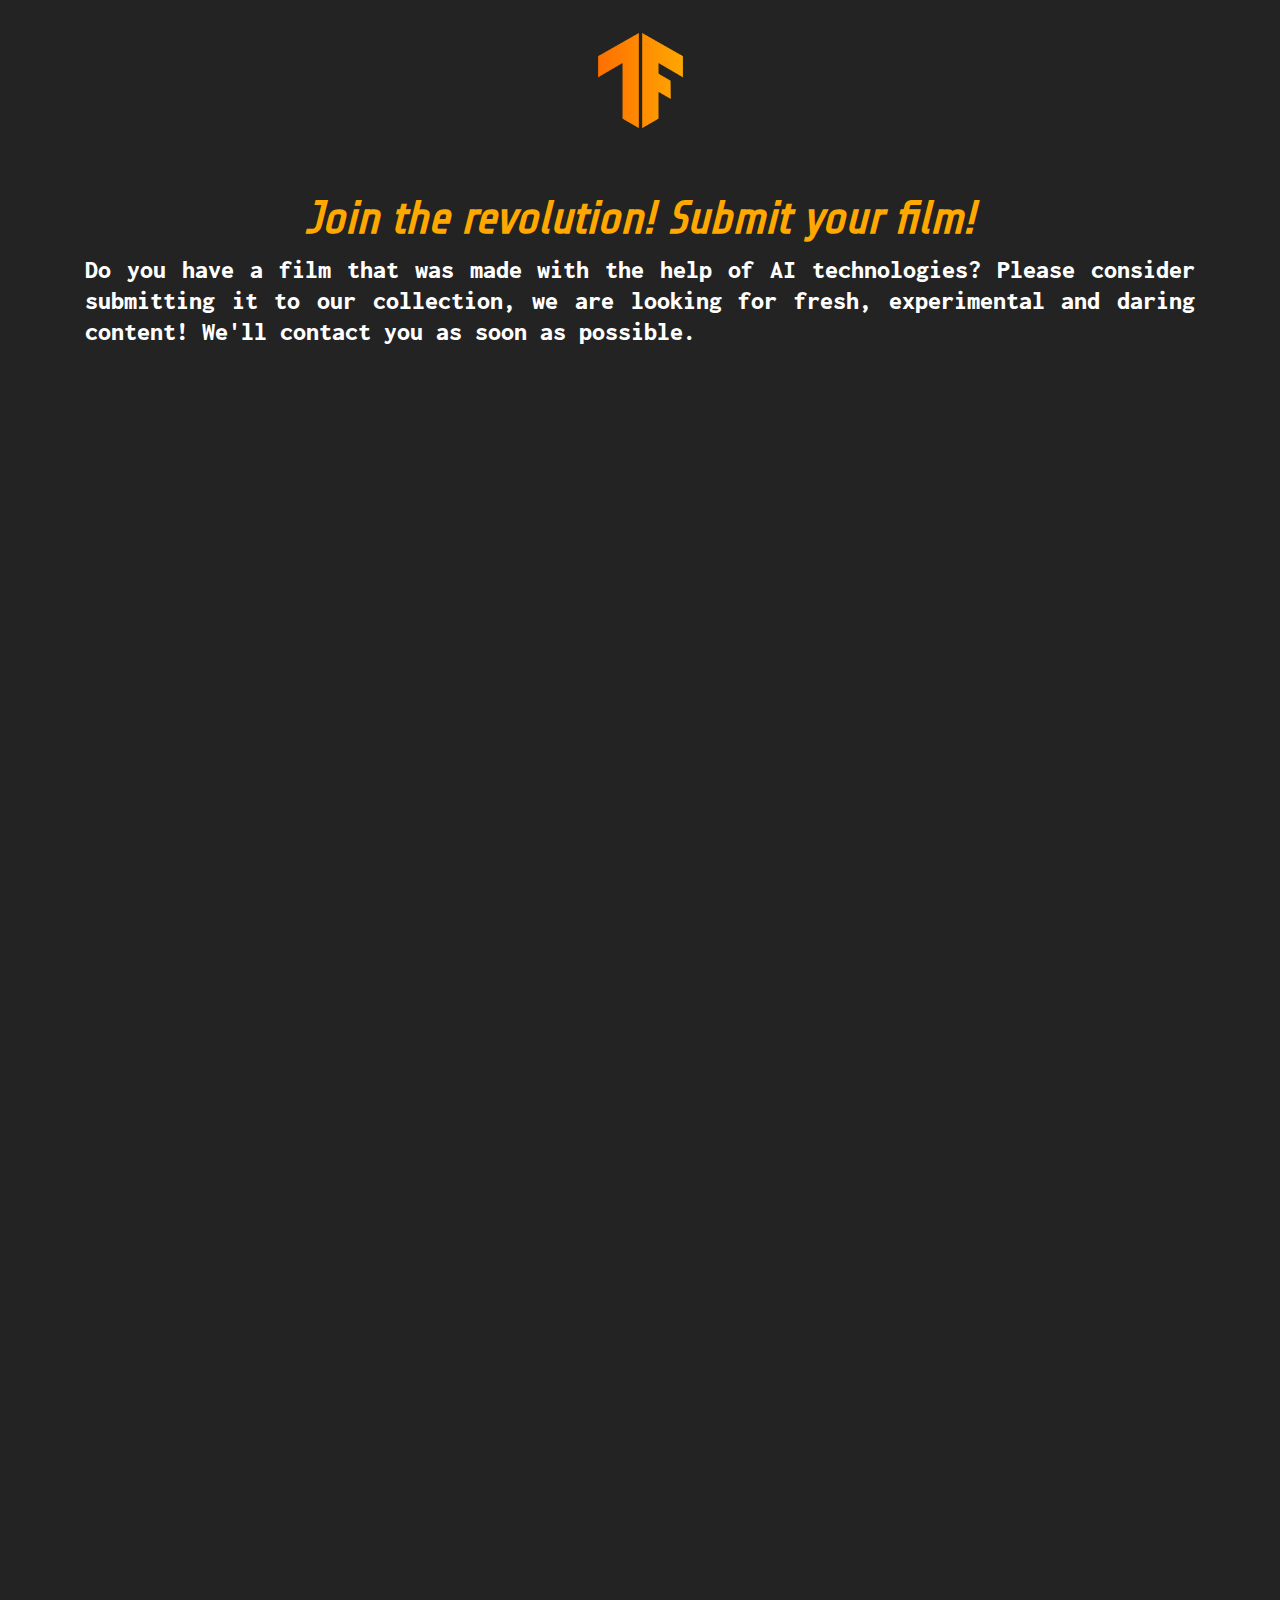
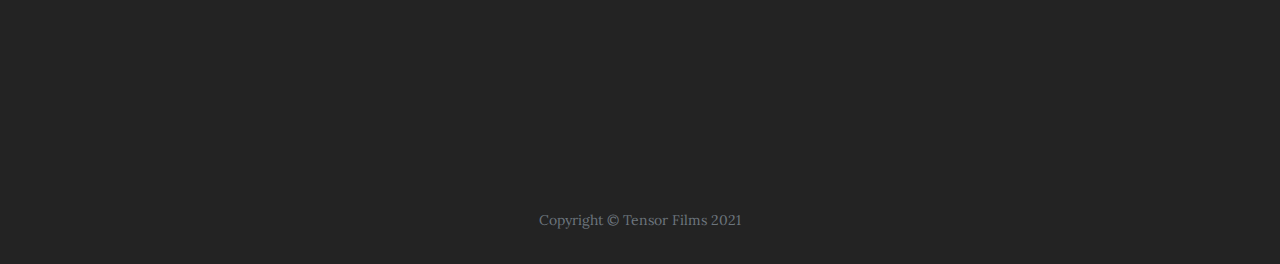
<file: submit.html>
<!DOCTYPE html>
<html style="color: rgb(61,61,61);background-color: #232323;">

<head>
    <meta charset="utf-8">
    <meta name="viewport" content="width=device-width, initial-scale=1.0, shrink-to-fit=no">
    <title>Tensor Films - Submit your Film</title>
    <meta name="description" content="Join the revolution! Submit your AI film and be featured in our exclusive collection of movies!">
    <link rel="stylesheet" href="assets/bootstrap/css/bootstrap.min.css">
    <link rel="stylesheet" href="https://fonts.googleapis.com/css?family=Open+Sans:300italic,400italic,600italic,700italic,800italic,400,300,600,700,800">
    <link rel="stylesheet" href="https://fonts.googleapis.com/css?family=Lora:400,700,400italic,700italic">
    <link rel="stylesheet" href="https://fonts.googleapis.com/css?family=Inconsolata">
    <link rel="stylesheet" href="https://fonts.googleapis.com/css?family=Share+Tech">
    <link rel="stylesheet" href="assets/css/Bold-BS4-Jumbotron-with-Particles-js-1.css">
    <link rel="stylesheet" href="assets/css/Bold-BS4-Jumbotron-with-Particles-js.css">
    <link rel="stylesheet" href="assets/css/Paralax-Box.css">
</head>

<body style="background-color: rgb(35,35,35);">
    <div class="container">
        <div class="row">
            <div class="col" style="margin-top: 13px;">
                <h1 class="text-center" style="font-family: Inconsolata, monospace;color: rgb(33,37,41);font-size: 46px;"><a href="index.html"><img src="assets/img/tensorflow-logo-02FCED4F98-seeklogo.com.png" style="width: 85px;"></a></h1>
            </div>
        </div>
    </div>
    <section style="margin-top: 55px;">
        <div class="container">
            <div class="row">
                <div class="col">
                    <h1 class="text-center" style="font-family: 'Share Tech', sans-serif;color: rgb(255,168,0);font-size: 46px;"><em>Join the revolution! Submit your film!</em></h1>
                </div>
            </div>
            <div class="row" style="height: 174px;">
                <div class="col" style="margin-bottom: 34px;">
                    <h1 class="text-justify" style="font-family: Inconsolata, monospace;font-size: 26px;color: rgb(255,255,255);">Do you have a film that was made with the help of AI technologies? Please consider submitting it to our collection, we are looking for fresh, experimental and daring content! We'll contact you as soon as possible.</h1>
                </div>
            </div>
        </div>
    </section>
    <h1 class="text-center"><iframe src="https://docs.google.com/forms/d/e/1FAIpQLSfyzZdZ7Ictq7XzWyAugelK3oLXNaGruOnc0yjOScpXd_I2pw/viewform?embedded=true" width="640" height="1305" frameborder="0" marginheight="0" marginwidth="0">Loading…</iframe></h1>
    <footer style="padding-top: 0px;padding-bottom: 33px;">
        <div class="container">
            <div class="row">
                <div class="col-md-10 col-lg-8 mx-auto">
                    <ul class="list-inline text-center">
                        <li class="list-inline-item"></li>
                        <li class="list-inline-item"></li>
                        <li class="list-inline-item"></li>
                    </ul>
                    <p class="text-muted copyright">Copyright&nbsp;© Tensor Films 2021</p>
                </div>
            </div>
        </div>
    </footer>
    <script src="assets/js/jquery.min.js"></script>
    <script src="assets/bootstrap/js/bootstrap.min.js"></script>
    <script src="assets/js/Bold-BS4-Jumbotron-with-Particles-js.js"></script>
    <script src="assets/js/clean-blog.js"></script>
    <script src="assets/js/Paralax-Box.js"></script>
</body>

</html>
</file>
<file: assets/css/Bold-BS4-Jumbotron-with-Particles-js-1.css>
body {
  margin-top: 20px;
}

.jumbotron.jumbotron-main {
  height: 100%;
  width: 100%;
  font-family: 'Roboto', sans-serif;
  color: #fff;
  padding-top: 0;
  padding-bottom: 0;
  position: relative;
  margin: 0;
}

#particles-js {
  position: absolute;
  width: 100%;
  height: 100%;
  background-image: url("");
  background-repeat: no-repeat;
  background-size: cover;
  background-position: 50% 50%;
  background: #6819e8;
  background: -moz-linear-gradient(left, #6819e8 0%, #7437d0 35%, #615fde 68%, #6980f2 100%);
  background: -webkit-linear-gradient(left, #6819e8 0%,#7437d0 35%,#615fde 68%,#6980f2 100%);
  background: linear-gradient(to right, #6819e8 0%,#7437d0 35%,#615fde 68%,#6980f2 100%);
  filter: progid:DXImageTransform.Microsoft.gradient( startColorstr='#6819e8', endColorstr='#6980f2',GradientType=1 );
}

.jumbotron.jumbotron-main hr {
  border-width: 1px 0px;
  border-style: dotted none;
  border-color: rgba(255, 255, 255, 0.35);
  -moz-border-top-colors: none;
  -moz-border-right-colors: none;
  -moz-border-bottom-colors: none;
  -moz-border-left-colors: none;
  border-image: none;
  width: 49px;
  height: 4px;
  text-align: center;
  position: relative;
  clear: both;
}

.jumbotron.jumbotron-main a {
  color: #fff;
}

.center-vertically {
  display: table-cell;
  vertical-align: middle;
  height: 100%;
}

.center-vertically-holder {
  display: table;
  height: 100%;
}

.scroll-indicator {
  padding-top: 6px;
  display: inline-block;
  width: 50px;
}

.arrow-scroll-indicator {
  font-size: 10px;
  color: rgba(255, 255, 255, 0.60);
}

.parallax-window {
  background: transparent;
}
</file>
<file: assets/css/Bold-BS4-Jumbotron-with-Particles-js.css>
.jumbotron.jumbotron-main {
  height: 100%;
  width: 100%;
  font-family: 'Roboto', sans-serif;
  color: #fff;
  padding-top: 0;
  padding-bottom: 0;
  position: relative;
  margin: 0;
}

#particles-js {
  position: absolute;
  width: 100%;
  height: 100%;
  background-image: url("");
  background-repeat: no-repeat;
  background-size: cover;
  background-position: 50% 50%;
  background: #e89519;
  background: -moz-linear-gradient(left, #6819e8 0%, #7437d0 35%, #615fde 68%, #6980f2 100%);
  background: -webkit-linear-gradient(left, #ff9900 0%,#7437d0 35%,#615fde 68%,#6980f2 100%);
  background: linear-gradient(to right, #e46000 0%,#d08a37 35%,#615fde 68%,#6980f2 100%);
  filter: progid:DXImageTransform.Microsoft.gradient( startColorstr='#6819e8', endColorstr='#6980f2',GradientType=1 );
}

.jumbotron.jumbotron-main hr {
  border-width: 1px 0px;
  border-style: dotted none;
  border-color: rgba(255, 255, 255, 0.35);
  -moz-border-top-colors: none;
  -moz-border-right-colors: none;
  -moz-border-bottom-colors: none;
  -moz-border-left-colors: none;
  border-image: none;
  width: 49px;
  height: 4px;
  text-align: center;
  position: relative;
  clear: both;
}

.jumbotron.jumbotron-main a {
  color: #fff;
}

.center-vertically {
  display: table-cell;
  vertical-align: middle;
  height: 100%;
}

.center-vertically-holder {
  display: table;
  height: 100%;
}
</file>
<file: assets/css/Paralax-Box.css>
.paralax-box {
  width: 100%;
  height: 100vh;
  position: relative;
  overflow: hidden;
  font-size: 16px;
}

.paralax-box h2 {
  position: relative;
  display: block;
  text-align: center;
  margin: 0;
  top: 50%;
  transform: translateY(-50%);
  font-size: 10vw;
  color: white;
  font-weight: 400;
}

.img-parallax {
  width: 100vmax;
  z-index: -1;
  position: absolute;
  top: 0;
  left: 50%;
  transform: translate(-50%,0);
  pointer-events: none;
}
</file>
